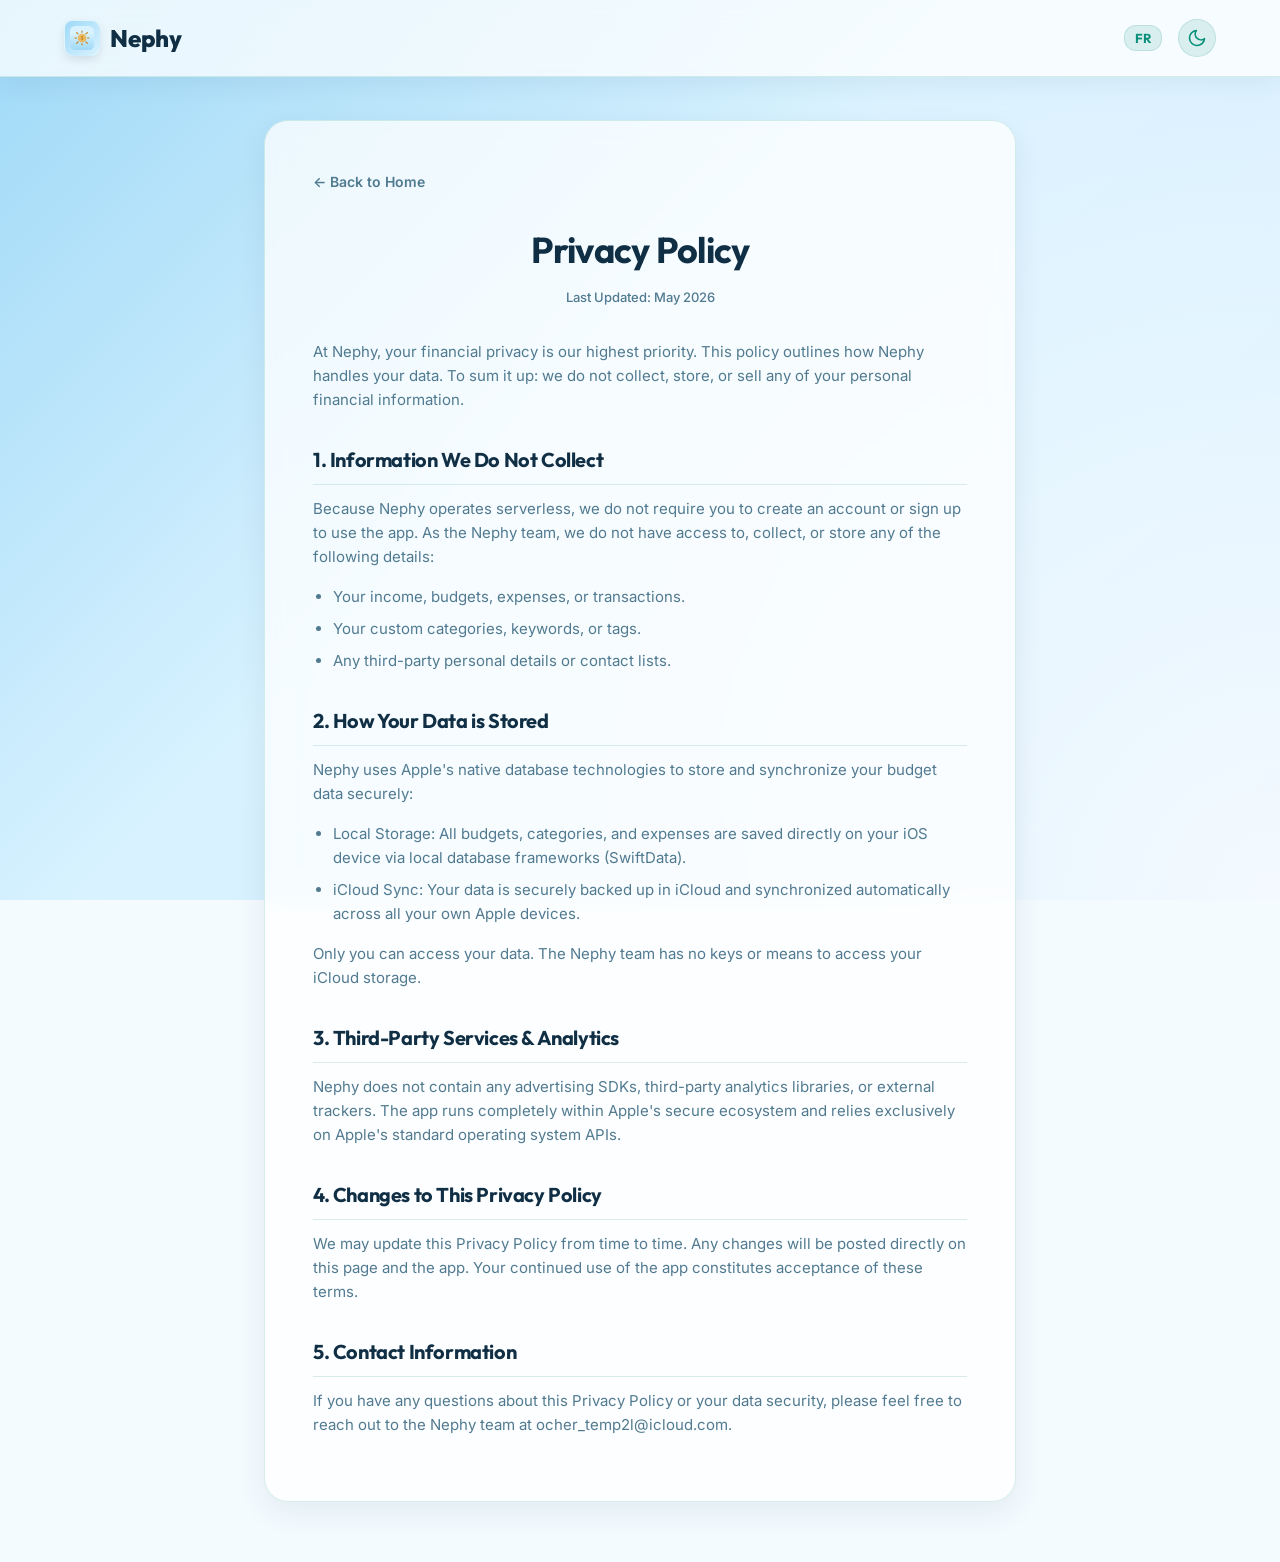
<file: privacy.html>
<!DOCTYPE html>
<html lang="en">
<head>
  <meta charset="UTF-8">
  <meta name="viewport" content="width=device-width, initial-scale=1.0">
  <title>Nephy — Privacy Policy</title>
  <meta name="description" content="Privacy policy for the Nephy iOS app. Learn how we respect your data by keeping it local and using native Apple iCloud sync.">
  <link rel="stylesheet" href="style.css">
  <style>
    .privacy-container {
      max-width: 800px;
      margin: 120px auto 60px auto;
      padding: 0 24px;
    }
    .privacy-card {
      background: var(--surface);
      border: 1px solid var(--border-color);
      border-radius: 24px;
      padding: 48px;
      box-shadow: 0 10px 30px var(--shadow-color);
      backdrop-filter: blur(12px);
      -webkit-backdrop-filter: blur(12px);
    }
    .privacy-card h1 {
      font-size: 36px;
      color: var(--text);
      margin-bottom: 8px;
      text-align: center;
    }
    .privacy-last-update {
      font-size: 13px;
      color: var(--text-secondary);
      text-align: center;
      margin-bottom: 32px;
      font-weight: 500;
    }
    .privacy-card h2 {
      font-size: 20px;
      color: var(--text);
      margin-top: 32px;
      margin-bottom: 12px;
      border-bottom: 1px solid var(--border-color);
      padding-bottom: 8px;
    }
    .privacy-card p, .privacy-card ul {
      font-size: 15px;
      line-height: 1.6;
      color: var(--text-secondary);
      margin-bottom: 16px;
    }
    .privacy-card ul {
      padding-left: 20px;
    }
    .privacy-card li {
      margin-bottom: 8px;
    }
    .back-home-link {
      display: inline-block;
      margin-bottom: 28px;
      font-size: 14px;
      color: var(--text-secondary);
      font-weight: 600;
    }
    .back-home-link:hover {
      color: var(--primary);
    }
    @media (max-width: 768px) {
      .privacy-card {
        padding: 24px;
      }
      .privacy-card h1 {
        font-size: 28px;
      }
    }
  </style>
</head>
<body>

  <!-- Header & Navigation -->
  <header>
    <div class="container nav-wrapper">
      <a href="index.html" class="logo">
        <div class="logo-icon">
          <!-- Inline App Icon SVG -->
          <svg viewBox="0 0 120 120" xmlns="http://www.w3.org/2000/svg">
            <defs>
              <linearGradient id="logoGradLight" x1="0.5" y1="1" x2="0.5" y2="0.3">
                <stop offset="0%" stop-color="#9FD9F7" />
                <stop offset="100%" stop-color="#D8F2FF" />
              </linearGradient>
              <linearGradient id="logoGradDark" x1="0.5" y1="1" x2="0.5" y2="0.3">
                <stop offset="0%" stop-color="#050A14" />
                <stop offset="100%" stop-color="#123446" />
              </linearGradient>
            </defs>
            <rect class="logo-bg" width="120" height="120" rx="26" fill="url(#logoGradLight)"/>
            <g transform="translate(18, 18) scale(3.5)">
              <g class="logo-sun" fill="#C97812">
                <path d="M17 12C17 14.7614 14.7614 17 12 17C9.23858 17 7 14.7614 7 12C7 9.23858 9.23858 7 12 7C14.7614 7 17 9.23858 17 12Z" />
                <path fill-rule="evenodd" clip-rule="evenodd" d="M12 1.25C12.4142 1.25 12.75 1.58579 12.75 2V4C12.75 4.41421 12.4142 4.75 12 4.75C11.5858 4.75 11.25 4.41421 11.25 4V2C11.25 1.58579 11.5858 1.25 12 1.25ZM3.66865 3.71609C3.94815 3.41039 4.42255 3.38915 4.72825 3.66865L6.95026 5.70024C7.25596 5.97974 7.2772 6.45413 6.9977 6.75983C6.7182 7.06553 6.2438 7.08677 5.9381 6.80727L3.71609 4.77569C3.41039 4.49619 3.38915 4.02179 3.66865 3.71609ZM20.3314 3.71609C20.6109 4.02179 20.5896 4.49619 20.2839 4.77569L18.0619 6.80727C17.7562 7.08677 17.2818 7.06553 17.0023 6.75983C16.7228 6.45413 16.744 5.97974 17.0497 5.70024L19.2718 3.66865C19.5775 3.38915 20.0518 3.41039 20.3314 3.71609ZM1.25 12C1.25 11.5858 1.58579 11.25 2 11.25H4C4.41421 11.25 4.75 11.5858 4.75 12C4.75 12.4142 4.41421 12.75 4 12.75H2C1.58579 12.75 1.25 12.4142 1.25 12ZM19.25 12C19.25 11.5858 19.5858 11.25 20 11.25H22C22.4142 11.25 22.75 11.5858 22.75 12C22.75 12.4142 22.4142 12.75 22 12.75H20C19.5858 12.75 19.25 12.4142 19.25 12ZM17.0255 17.0252C17.3184 16.7323 17.7933 16.7323 18.0862 17.0252L20.3082 19.2475C20.6011 19.5404 20.601 20.0153 20.3081 20.3082C20.0152 20.6011 19.5403 20.601 19.2475 20.3081L17.0255 18.0858C16.7326 17.7929 16.7326 17.3181 17.0255 17.0252ZM6.97467 17.0253C7.26756 17.3182 7.26756 17.7931 6.97467 18.086L4.75244 20.3082C4.45955 20.6011 3.98468 20.6011 3.69178 20.3082C3.39889 20.0153 3.39889 19.5404 3.69178 19.2476L5.91401 17.0253C6.2069 16.7324 6.68177 16.7324 6.97467 17.0253ZM12 19.25C12.4142 19.25 12.75 19.5858 12.75 20V22C12.75 22.4142 12.4142 22.75 12 22.75C11.5858 22.75 11.25 22.4142 11.25 22V20C11.25 19.5858 11.5858 19.25 12 19.25Z" />
              </g>
              <g transform="translate(6, 6) scale(0.28)">
                <path class="logo-coin-base" fill="#E7b85f" d="M22,44C9.869,44,0,34.131,0,22S9.869,0,22,0s22,9.869,22,22S34.131,44,22,44z"/>
                <path class="logo-coin-slot" fill="#C97812" d="M22.745,32h-1.491C20.009,32,19,30.991,19,29.745V13.255C19,12.009,20.009,11,21.255,11h1.491 C23.991,11,25,12.009,25,13.255v16.491C25,30.991,23.991,32,22.745,32z"/>
              </g>
            </g>
          </svg>
        </div>
        <span>Nephy</span>
      </a>

      <div class="controls-group">
        <!-- Language Switcher -->
        <button class="lang-switch" id="langToggle">FR</button>
        
        <!-- Dark Mode Toggle Button -->
        <button class="icon-btn" id="themeToggle" aria-label="Toggle dark mode">
          <svg class="icon-moon" width="20" height="20" viewBox="0 0 24 24" fill="none" stroke="currentColor" stroke-width="2" stroke-linecap="round" stroke-linejoin="round">
            <path d="M21 12.79A9 9 0 1 1 11.21 3 7 7 0 0 0 21 12.79z"></path>
          </svg>
          <svg class="icon-sun" width="20" height="20" viewBox="0 0 24 24" fill="none" stroke="currentColor" stroke-width="2" stroke-linecap="round" stroke-linejoin="round" style="display: none;">
            <circle cx="12" cy="12" r="5"></circle>
            <line x1="12" y1="1" x2="12" y2="3"></line>
            <line x1="12" y1="21" x2="12" y2="23"></line>
            <line x1="4.22" y1="4.22" x2="5.64" y2="5.64"></line>
            <line x1="18.36" y1="18.36" x2="19.78" y2="19.78"></line>
            <line x1="1" y1="12" x2="3" y2="12"></line>
            <line x1="21" y1="12" x2="23" y2="12"></line>
            <line x1="4.22" y1="19.78" x2="5.64" y2="18.36"></line>
            <line x1="18.36" y1="5.64" x2="19.78" y2="4.22"></line>
          </svg>
        </button>
      </div>
    </div>
  </header>

  <!-- Privacy Policy Card Content -->
  <div class="privacy-container">
    <div class="privacy-card">
      <div style="text-align: left;">
        <a href="index.html" class="back-home-link" data-i18n="p-back-home">&larr; Back to Home</a>
      </div>
      <h1 data-i18n="p-title">Privacy Policy</h1>
      <div class="privacy-last-update" data-i18n="p-updated">Last Updated: May 2026</div>

      <p data-i18n="p-intro">At Nephy, your financial privacy is our highest priority. This policy outlines how Nephy handles your data. To sum it up: we do not collect, store, or sell any of your personal financial information.</p>
      
      <h2 data-i18n="p-h1">1. Information We Do Not Collect</h2>
      <p data-i18n="p-p1">Because Nephy operates serverless, we do not require you to create an account or sign up to use the app. As the Nephy team, we do not have access to, collect, or store any of the following details:</p>
      <ul>
        <li data-i18n="p-li1-1">Your income, budgets, expenses, or transactions.</li>
        <li data-i18n="p-li1-2">Your custom categories, keywords, or tags.</li>
        <li data-i18n="p-li1-3">Any third-party personal details or contact lists.</li>
      </ul>

      <h2 data-i18n="p-h2">2. How Your Data is Stored</h2>
      <p data-i18n="p-p2-1">Nephy uses Apple's native database technologies to store and synchronize your budget data securely:</p>
      <ul>
        <li data-i18n="p-li2-1"><strong>Local Storage:</strong> All budgets, categories, and expenses are saved directly on your iOS device via local database frameworks (SwiftData).</li>
        <li data-i18n="p-li2-2"><strong>iCloud Sync:</strong> Your data is securely backed up in iCloud and synchronized automatically across all your own Apple devices.</li>
      </ul>
      <p data-i18n="p-p2-2">Only you can access your data. The Nephy team has no keys or means to access your iCloud storage.</p>

      <h2 data-i18n="p-h3">3. Third-Party Services & Analytics</h2>
      <p data-i18n="p-p3">Nephy does not contain any advertising SDKs, third-party analytics libraries, or external trackers. The app runs completely within Apple's secure ecosystem and relies exclusively on Apple's standard operating system APIs.</p>

      <h2 data-i18n="p-h4">4. Changes to This Privacy Policy</h2>
      <p data-i18n="p-p4">We may update this Privacy Policy from time to time. Any changes will be posted directly on this page and the app. Your continued use of the app constitutes acceptance of these terms.</p>

      <h2 data-i18n="p-h5">5. Contact Information</h2>
      <p data-i18n="p-p5">If you have any questions about this Privacy Policy or your data security, please feel free to reach out to the Nephy team at <a href="mailto:ocher_temp2l@icloud.com">ocher_temp2l@icloud.com</a>.</p>
    </div>
  </div>

  <script>
    const privacyTranslations = {
      en: {
        "p-title": "Privacy Policy",
        "p-updated": "Last Updated: May 2026",
        "p-intro": "At Nephy, your financial privacy is our highest priority. This policy outlines how Nephy handles your data. To sum it up: we do not collect, store, or sell any of your personal financial information.",
        "p-h1": "1. Information We Do Not Collect",
        "p-p1": "Because Nephy operates serverless, we do not require you to create an account or sign up to use the app. As the Nephy team, we do not have access to, collect, or store any of the following details:",
        "p-li1-1": "Your income, budgets, expenses, or transactions.",
        "p-li1-2": "Your custom categories, keywords, or tags.",
        "p-li1-3": "Any third-party personal details or contact lists.",
        "p-h2": "2. How Your Data is Stored",
        "p-p2-1": "Nephy uses Apple's native database technologies to store and synchronize your budget data securely:",
        "p-li2-1": "Local Storage: All budgets, categories, and expenses are saved directly on your iOS device via local database frameworks (SwiftData).",
        "p-li2-2": "iCloud Sync: Your data is securely backed up in iCloud and synchronized automatically across all your own Apple devices.",
        "p-p2-2": "Only you can access your data. The Nephy team has no keys or means to access your iCloud storage.",
        "p-h3": "3. Third-Party Services & Analytics",
        "p-p3": "Nephy does not contain any advertising SDKs, third-party analytics libraries, or external trackers. The app runs completely within Apple's secure ecosystem and relies exclusively on Apple's standard operating system APIs.",
        "p-h4": "4. Changes to This Privacy Policy",
        "p-p4": "We may update this Privacy Policy from time to time. Any changes will be posted directly on this page and the app. Your continued use of the app constitutes acceptance of these terms.",
        "p-h5": "5. Contact Information",
        "p-p5": "If you have any questions about this Privacy Policy or your data security, please feel free to reach out to the Nephy team at ocher_temp2l@icloud.com.",
        "p-back-home": "← Back to Home"
      },
      fr: {
        "p-title": "Charte de Confidentialité",
        "p-updated": "Dernière mise à jour : Mai 2026",
        "p-intro": "Chez Nephy, la confidentialité de vos finances est notre priorité absolue. Cette politique décrit la gestion de vos données. En résumé : nous ne collectons, ne stockons et ne vendons aucune de vos données financières.",
        "p-h1": "1. Informations non collectées",
        "p-p1": "Parce que Nephy fonctionne sans serveur distant, nous ne vous demandons pas de créer un compte. En tant qu'équipe, nous n'avons aucun accès à ces informations et nous ne stockons aucune des données suivantes :",
        "p-li1-1": "Vos revenus, budgets, dépenses ou transactions.",
        "p-li1-2": "Vos catégories sur-mesure, mots-clés ou tags.",
        "p-li1-3": "Les informations de tiers ou vos listes de contacts.",
        "p-h2": "2. Mode de stockage des données",
        "p-p2-1": "Nephy utilise les technologies de bases de données natives d'Apple pour stocker et synchroniser vos budgets de manière sécurisée :",
        "p-li2-1": "Stockage local : Vos budgets et transactions sont enregistrés directement sur votre appareil iOS grâce aux frameworks locaux (SwiftData).",
        "p-li2-2": "Synchronisation iCloud : Vos données sont sauvegardées en toute sécurité sur iCloud et synchronisées automatiquement entre vos appareils Apple.",
        "p-p2-2": "Seul vous pouvez accéder à vos données. L'équipe Nephy ne possède aucune clé de déchiffrement pour accéder à votre espace iCloud.",
        "p-h3": "3. Services tiers & Analyses",
        "p-p3": "Nephy ne contient aucun SDK publicitaire, aucune bibliothèque d'analyses tierce ou tracker externe. L'application s'exécute entièrement dans l'écosystème sécurisé d'Apple et utilise exclusivement les APIs officielles du système.",
        "p-h4": "4. Modifications de cette charte",
        "p-p4": "Cette politique de confidentialité peut être mise à jour occasionnellement. Toute modification sera publiée directement sur cette page. L'utilisation continue de l'application constitue votre acceptation de ces conditions.",
        "p-h5": "5. Contact",
        "p-p5": "Pour toute question relative à cette charte ou à la sécurité de vos données, écrivez à l'équipe Nephy à ocher_temp2l@icloud.com.",
        "p-back-home": "← Retour à l'Accueil"
      }
    };

    let currentLang = localStorage.getItem("lang") || "en";
    let currentTheme = localStorage.getItem("theme") || (window.matchMedia("(prefers-color-scheme: dark)").matches ? "dark" : "light");

    const themeToggle = document.getElementById("themeToggle");
    const langToggle = document.getElementById("langToggle");
    const iconMoon = themeToggle.querySelector(".icon-moon");
    const iconSun = themeToggle.querySelector(".icon-sun");

    function applyTheme(theme) {
      if (theme === "dark") {
        document.body.classList.add("dark");
        iconMoon.style.display = "none";
        iconSun.style.display = "block";
      } else {
        document.body.classList.remove("dark");
        iconMoon.style.display = "block";
        iconSun.style.display = "none";
      }
    }

    function applyLanguage(lang) {
      langToggle.textContent = lang === "en" ? "FR" : "EN";
      document.documentElement.lang = lang;
      
      const elements = document.querySelectorAll("[data-i18n]");
      elements.forEach(el => {
        const key = el.getAttribute("data-i18n");
        if (privacyTranslations[lang][key]) {
          el.textContent = privacyTranslations[lang][key];
        }
      });
    }

    themeToggle.addEventListener("click", () => {
      currentTheme = currentTheme === "dark" ? "light" : "dark";
      localStorage.setItem("theme", currentTheme);
      applyTheme(currentTheme);
    });

    langToggle.addEventListener("click", () => {
      currentLang = currentLang === "en" ? "fr" : "en";
      localStorage.setItem("lang", currentLang);
      applyLanguage(currentLang);
    });

    // Init page states
    applyTheme(currentTheme);
    applyLanguage(currentLang);
  </script>
</body>
</html>
</file>
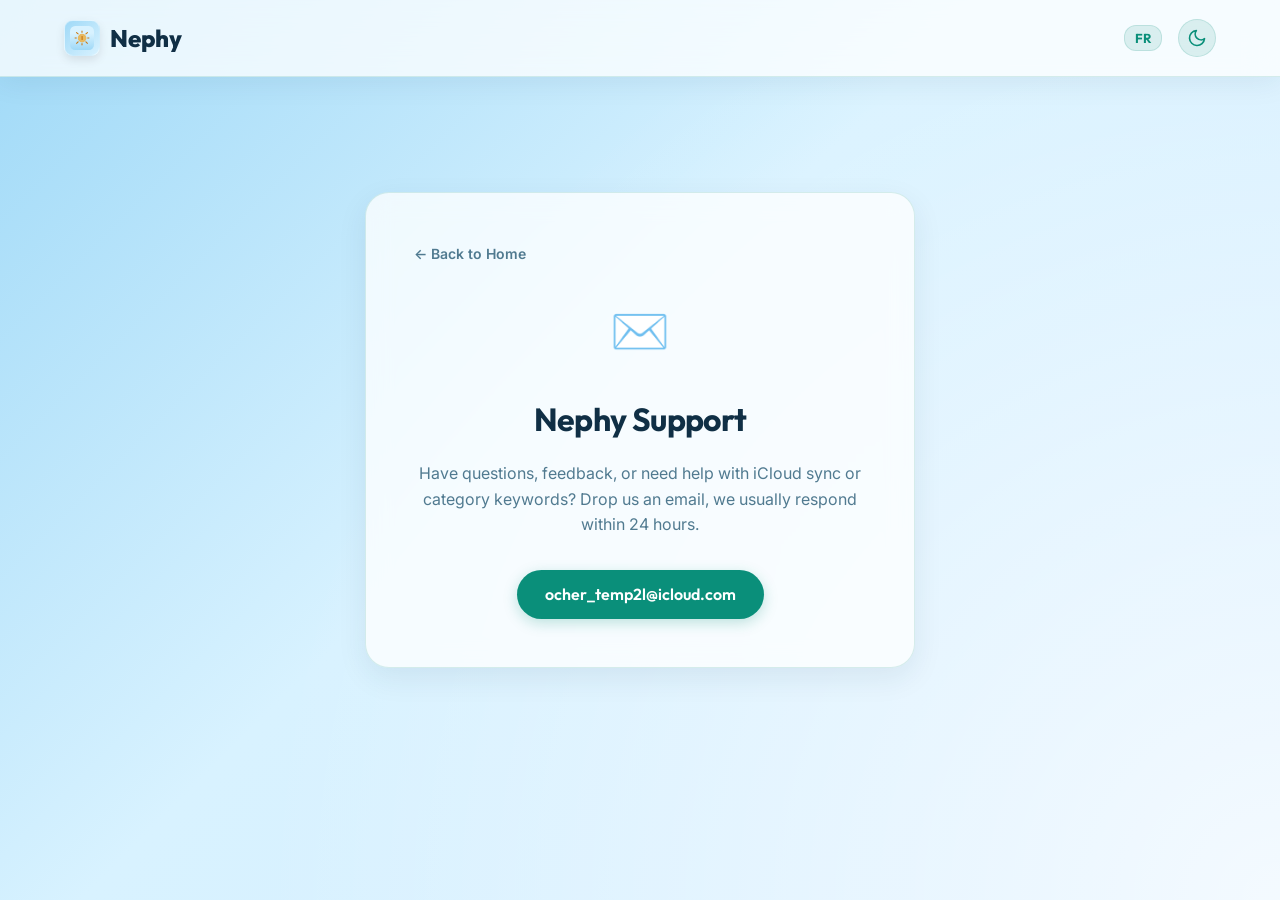
<file: support.html>
<!DOCTYPE html>
<html lang="en">
<head>
  <meta charset="UTF-8">
  <meta name="viewport" content="width=device-width, initial-scale=1.0">
  <title>Nephy Support — Help & Feedback</title>
  <meta name="description" content="Get support for the Nephy iOS app. Reach out to the Nephy team for any issues, bugs, or feedback.">
  <link rel="stylesheet" href="style.css">
  <style>
    .support-card-container {
      display: flex;
      justify-content: center;
      align-items: center;
      min-height: calc(100vh - 100px);
      padding: 120px 24px 60px 24px;
    }
    .support-card {
      background: var(--surface);
      border: 1px solid var(--border-color);
      border-radius: 24px;
      padding: 48px;
      max-width: 550px;
      width: 100%;
      text-align: center;
      box-shadow: 0 10px 30px var(--shadow-color);
      backdrop-filter: blur(12px);
      -webkit-backdrop-filter: blur(12px);
    }
    .support-icon {
      font-size: 48px;
      margin-bottom: 24px;
      display: inline-block;
      animation: pulse 2.5s infinite ease-in-out;
    }
    @keyframes pulse {
      0% { transform: scale(1); }
      50% { transform: scale(1.08); }
      100% { transform: scale(1); }
    }
    .support-card h1 {
      font-size: 32px;
      color: var(--text);
      margin-bottom: 16px;
    }
    .support-card p {
      font-size: 16px;
      margin-bottom: 32px;
      line-height: 1.6;
    }
    .email-btn {
      font-size: 16px;
      padding: 12px 28px;
    }
    .back-home-link {
      display: inline-block;
      margin-bottom: 28px;
      font-size: 14px;
      color: var(--text-secondary);
      font-weight: 600;
    }
    .back-home-link:hover {
      color: var(--primary);
      transform: translateX(-3px);
    }
  </style>
</head>
<body>

  <!-- Header & Navigation -->
  <header>
    <div class="container nav-wrapper">
      <a href="index.html" class="logo">
        <div class="logo-icon">
          <!-- Inline App Icon SVG -->
          <svg viewBox="0 0 120 120" xmlns="http://www.w3.org/2000/svg">
            <defs>
              <linearGradient id="logoGradLight" x1="0.5" y1="1" x2="0.5" y2="0.3">
                <stop offset="0%" stop-color="#9FD9F7" />
                <stop offset="100%" stop-color="#D8F2FF" />
              </linearGradient>
              <linearGradient id="logoGradDark" x1="0.5" y1="1" x2="0.5" y2="0.3">
                <stop offset="0%" stop-color="#050A14" />
                <stop offset="100%" stop-color="#123446" />
              </linearGradient>
            </defs>
            <rect class="logo-bg" width="120" height="120" rx="26" fill="url(#logoGradLight)"/>
            <g transform="translate(18, 18) scale(3.5)">
              <g class="logo-sun" fill="#C97812">
                <path d="M17 12C17 14.7614 14.7614 17 12 17C9.23858 17 7 14.7614 7 12C7 9.23858 9.23858 7 12 7C14.7614 7 17 9.23858 17 12Z" />
                <path fill-rule="evenodd" clip-rule="evenodd" d="M12 1.25C12.4142 1.25 12.75 1.58579 12.75 2V4C12.75 4.41421 12.4142 4.75 12 4.75C11.5858 4.75 11.25 4.41421 11.25 4V2C11.25 1.58579 11.5858 1.25 12 1.25ZM3.66865 3.71609C3.94815 3.41039 4.42255 3.38915 4.72825 3.66865L6.95026 5.70024C7.25596 5.97974 7.2772 6.45413 6.9977 6.75983C6.7182 7.06553 6.2438 7.08677 5.9381 6.80727L3.71609 4.77569C3.41039 4.49619 3.38915 4.02179 3.66865 3.71609ZM20.3314 3.71609C20.6109 4.02179 20.5896 4.49619 20.2839 4.77569L18.0619 6.80727C17.7562 7.08677 17.2818 7.06553 17.0023 6.75983C16.7228 6.45413 16.744 5.97974 17.0497 5.70024L19.2718 3.66865C19.5775 3.38915 20.0518 3.41039 20.3314 3.71609ZM1.25 12C1.25 11.5858 1.58579 11.25 2 11.25H4C4.41421 11.25 4.75 11.5858 4.75 12C4.75 12.4142 4.41421 12.75 4 12.75H2C1.58579 12.75 1.25 12.4142 1.25 12ZM19.25 12C19.25 11.5858 19.5858 11.25 20 11.25H22C22.4142 11.25 22.75 11.5858 22.75 12C22.75 12.4142 22.4142 12.75 22 12.75H20C19.5858 12.75 19.25 12.4142 19.25 12ZM17.0255 17.0252C17.3184 16.7323 17.7933 16.7323 18.0862 17.0252L20.3082 19.2475C20.6011 19.5404 20.601 20.0153 20.3081 20.3082C20.0152 20.6011 19.5403 20.601 19.2475 20.3081L17.0255 18.0858C16.7326 17.7929 16.7326 17.3181 17.0255 17.0252ZM6.97467 17.0253C7.26756 17.3182 7.26756 17.7931 6.97467 18.086L4.75244 20.3082C4.45955 20.6011 3.98468 20.6011 3.69178 20.3082C3.39889 20.0153 3.39889 19.5404 3.69178 19.2476L5.91401 17.0253C6.2069 16.7324 6.68177 16.7324 6.97467 17.0253ZM12 19.25C12.4142 19.25 12.75 19.5858 12.75 20V22C12.75 22.4142 12.4142 22.75 12 22.75C11.5858 22.75 11.25 22.4142 11.25 22V20C11.25 19.5858 11.5858 19.25 12 19.25Z" />
              </g>
              <g transform="translate(6, 6) scale(0.28)">
                <path class="logo-coin-base" fill="#E7b85f" d="M22,44C9.869,44,0,34.131,0,22S9.869,0,22,0s22,9.869,22,22S34.131,44,22,44z"/>
                <path class="logo-coin-slot" fill="#C97812" d="M22.745,32h-1.491C20.009,32,19,30.991,19,29.745V13.255C19,12.009,20.009,11,21.255,11h1.491 C23.991,11,25,12.009,25,13.255v16.491C25,30.991,23.991,32,22.745,32z"/>
              </g>
            </g>
          </svg>
        </div>
        <span>Nephy</span>
      </a>

      <div class="controls-group">
        <!-- Language Switcher -->
        <button class="lang-switch" id="langToggle">FR</button>
        
        <!-- Dark Mode Toggle Button -->
        <button class="icon-btn" id="themeToggle" aria-label="Toggle dark mode">
          <svg class="icon-moon" width="20" height="20" viewBox="0 0 24 24" fill="none" stroke="currentColor" stroke-width="2" stroke-linecap="round" stroke-linejoin="round">
            <path d="M21 12.79A9 9 0 1 1 11.21 3 7 7 0 0 0 21 12.79z"></path>
          </svg>
          <svg class="icon-sun" width="20" height="20" viewBox="0 0 24 24" fill="none" stroke="currentColor" stroke-width="2" stroke-linecap="round" stroke-linejoin="round" style="display: none;">
            <circle cx="12" cy="12" r="5"></circle>
            <line x1="12" y1="1" x2="12" y2="3"></line>
            <line x1="12" y1="21" x2="12" y2="23"></line>
            <line x1="4.22" y1="4.22" x2="5.64" y2="5.64"></line>
            <line x1="18.36" y1="18.36" x2="19.78" y2="19.78"></line>
            <line x1="1" y1="12" x2="3" y2="12"></line>
            <line x1="21" y1="12" x2="23" y2="12"></line>
            <line x1="4.22" y1="19.78" x2="5.64" y2="18.36"></line>
            <line x1="18.36" y1="5.64" x2="19.78" y2="4.22"></line>
          </svg>
        </button>
      </div>
    </div>
  </header>

  <!-- Support Card -->
  <div class="support-card-container">
    <div class="support-card">
      <div style="text-align: left;">
        <a href="index.html" class="back-home-link" data-i18n="support-back-home">&larr; Back to Home</a>
      </div>
      <div class="support-icon">✉️</div>
      <h1 data-i18n="support-title">Nephy Support</h1>
      <p data-i18n="support-desc">Have questions, feedback, or need help with iCloud sync or category keywords? Drop us an email, we usually respond within 24 hours.</p>
      
      <a href="mailto:ocher_temp2l@icloud.com" class="btn btn-primary email-btn">
        <span>ocher_temp2l@icloud.com</span>
      </a>
    </div>
  </div>

  <script>
    const supportTranslations = {
      en: {
        "support-title": "Nephy Support",
        "support-desc": "Have questions, feedback, or need help with iCloud sync or category keywords? Drop us an email, we usually respond within 24 hours.",
        "support-back-home": "← Back to Home"
      },
      fr: {
        "support-title": "Assistance Nephy",
        "support-desc": "Des questions, des remarques ou besoin d'aide pour la synchronisation iCloud ou vos mots-clés ? Écrivez-nous un e-mail, nous répondons généralement sous 24 heures.",
        "support-back-home": "← Retour à l'Accueil"
      }
    };

    let currentLang = localStorage.getItem("lang") || "en";
    let currentTheme = localStorage.getItem("theme") || (window.matchMedia("(prefers-color-scheme: dark)").matches ? "dark" : "light");

    const themeToggle = document.getElementById("themeToggle");
    const langToggle = document.getElementById("langToggle");
    const iconMoon = themeToggle.querySelector(".icon-moon");
    const iconSun = themeToggle.querySelector(".icon-sun");

    function applyTheme(theme) {
      if (theme === "dark") {
        document.body.classList.add("dark");
        iconMoon.style.display = "none";
        iconSun.style.display = "block";
      } else {
        document.body.classList.remove("dark");
        iconMoon.style.display = "block";
        iconSun.style.display = "none";
      }
    }

    function applyLanguage(lang) {
      langToggle.textContent = lang === "en" ? "FR" : "EN";
      document.documentElement.lang = lang;
      
      const elements = document.querySelectorAll("[data-i18n]");
      elements.forEach(el => {
        const key = el.getAttribute("data-i18n");
        if (supportTranslations[lang][key]) {
          el.textContent = supportTranslations[lang][key];
        }
      });
    }

    themeToggle.addEventListener("click", () => {
      currentTheme = currentTheme === "dark" ? "light" : "dark";
      localStorage.setItem("theme", currentTheme);
      applyTheme(currentTheme);
    });

    langToggle.addEventListener("click", () => {
      currentLang = currentLang === "en" ? "fr" : "en";
      localStorage.setItem("lang", currentLang);
      applyLanguage(currentLang);
    });

    // Init page states
    applyTheme(currentTheme);
    applyLanguage(currentLang);
  </script>
</body>
</html>
</file>
<file: style.css>
@import url('https://fonts.googleapis.com/css2?family=Inter:wght@400;500;600&family=Outfit:wght@400;500;600;700;800&display=swap');

:root {
  /* Colors - Light Theme */
  --bg-color: #F4FBFF;
  --sky-top: #9FD9F7;
  --sky-middle: #D8F2FF;
  --sky-bottom: #D6EDFF;
  --sky-glow: rgba(255, 255, 255, 0.72);
  
  --primary: #0A8F7A;
  --primary-hover: #087564;
  --primary-bg: rgba(10, 143, 122, 0.12);
  --secondary: #1F6FAE;
  --secondary-hover: #175485;
  --secondary-bg: rgba(31, 111, 174, 0.10);
  
  --text: #102F45;
  --text-secondary: rgba(62, 107, 132, 0.90);
  --card-text-primary: #11344A;
  --card-text-secondary: rgba(17, 52, 74, 0.76);
  
  --surface: rgba(255, 255, 255, 0.75);
  --surface-opaque: #FFFFFF;
  --section-bg: rgba(247, 252, 255, 0.85);
  --border-color: rgba(10, 143, 122, 0.15);
  --shadow-color: rgba(10, 50, 80, 0.08);
  
  /* Weather Colors - Excellent (Safe) */
  --weather-ex-accent: #C97812;
  --weather-ex-bg: #FFF1D4;
  --weather-ex-gradient-1: rgba(255, 241, 212, 0.75);
  --weather-ex-gradient-2: rgba(201, 120, 18, 0.35);
  
  /* Weather Colors - Stable (Track) */
  --weather-st-accent: #0A8F7A;
  --weather-st-bg: #DDF7F2;
  --weather-st-gradient-1: rgba(221, 247, 242, 0.75);
  --weather-st-gradient-2: rgba(10, 143, 122, 0.35);
  
  /* Weather Colors - Warning (High) */
  --weather-wa-accent: #6C73B8;
  --weather-wa-bg: #E8EAFF;
  --weather-wa-gradient-1: rgba(232, 234, 255, 0.75);
  --weather-wa-gradient-2: rgba(108, 115, 184, 0.35);

  /* iPhone Bezels */
  --iphone-bezel: #1e293b;
  --iphone-reflection: rgba(255, 255, 255, 0.15);

  --font-title: 'Outfit', -apple-system, BlinkMacSystemFont, sans-serif;
  --font-body: 'Inter', -apple-system, BlinkMacSystemFont, sans-serif;
  
  --transition-speed: 0.3s;
}

body.dark {
  /* Colors - Dark Theme */
  --bg-color: #050A14;
  --sky-top: #050A14;
  --sky-middle: #0A1828;
  --sky-bottom: #123446;
  --sky-glow: rgba(47, 142, 163, 0.22);
  
  --primary: #42C4AD;
  --primary-hover: #5be3cc;
  --primary-bg: rgba(66, 196, 173, 0.18);
  --secondary: #6AAEEA;
  --secondary-hover: #8fc2f2;
  --secondary-bg: rgba(106, 174, 234, 0.16);
  
  --text: #EEF8FF;
  --text-secondary: rgba(184, 216, 234, 0.88);
  --card-text-primary: #F4FBFF;
  --card-text-secondary: rgba(244, 251, 255, 0.74);
  
  --surface: rgba(10, 23, 36, 0.80);
  --surface-opaque: #0D1B2A;
  --section-bg: rgba(16, 40, 62, 0.88);
  --border-color: rgba(66, 196, 173, 0.20);
  --shadow-color: rgba(0, 0, 0, 0.4);
  
  /* Weather Colors - Excellent (Safe) */
  --weather-ex-accent: #E7B85F;
  --weather-ex-bg: #2F2618;
  --weather-ex-gradient-1: rgba(47, 38, 24, 0.8);
  --weather-ex-gradient-2: rgba(231, 184, 95, 0.25);
  
  /* Weather Colors - Stable (Track) */
  --weather-st-accent: #42C4AD;
  --weather-st-bg: #102C35;
  --weather-st-gradient-1: rgba(16, 44, 53, 0.8);
  --weather-st-gradient-2: rgba(66, 196, 173, 0.25);
  
  /* Weather Colors - Warning (High) */
  --weather-wa-accent: #969DE8;
  --weather-wa-bg: #1D2348;
  --weather-wa-gradient-1: rgba(29, 35, 72, 0.8);
  --weather-wa-gradient-2: rgba(150, 157, 232, 0.25);
  
  --iphone-bezel: #0f172a;
  --iphone-reflection: rgba(255, 255, 255, 0.05);
}

/* Base Styles */
* {
  box-sizing: border-box;
  margin: 0;
  padding: 0;
  transition: background-color var(--transition-speed) ease, 
              border-color var(--transition-speed) ease, 
              color var(--transition-speed) ease,
              transform 0.2s ease,
              box-shadow 0.2s ease;
}

html {
  scroll-behavior: smooth;
}

body {
  font-family: var(--font-body);
  color: var(--text);
  background-color: var(--bg-color);
  background-image: 
    radial-gradient(circle at bottom right, var(--sky-glow) 0%, transparent 65%),
    linear-gradient(135deg, var(--sky-top) 0%, var(--sky-middle) 45%, var(--sky-bottom) 100%);
  background-attachment: fixed;
  min-height: 100vh;
  line-height: 1.6;
  overflow-x: hidden;
}

h1, h2, h3, h4, h5, h6 {
  font-family: var(--font-title);
  font-weight: 700;
  letter-spacing: -0.02em;
}

p {
  color: var(--text-secondary);
}

a {
  color: var(--primary);
  text-decoration: none;
  font-weight: 500;
}

a:hover {
  color: var(--primary-hover);
}

/* Layout Utilities */
.container {
  max-width: 1200px;
  margin: 0 auto;
  padding: 0 24px;
}

section {
  padding: 100px 0;
}

/* Header & Navigation */
header {
  position: fixed;
  top: 0;
  left: 0;
  width: 100%;
  z-index: 1000;
  background: var(--surface);
  backdrop-filter: blur(16px);
  -webkit-backdrop-filter: blur(16px);
  border-bottom: 1px solid var(--border-color);
  box-shadow: 0 4px 30px var(--shadow-color);
}

.nav-wrapper {
  display: flex;
  justify-content: space-between;
  align-items: center;
  height: 76px;
}

.logo {
  display: flex;
  align-items: center;
  gap: 10px;
  font-family: var(--font-title);
  font-weight: 800;
  font-size: 24px;
  color: var(--text);
}

.logo-icon {
  width: 36px;
  height: 36px;
  border-radius: 9px;
  background: linear-gradient(135deg, var(--sky-top), var(--sky-middle));
  display: flex;
  justify-content: center;
  align-items: center;
  border: 1px solid rgba(255, 255, 255, 0.4);
  box-shadow: 0 4px 10px rgba(0,0,0,0.1);
  position: relative;
  overflow: hidden;
}

body.dark .logo-icon {
  background: linear-gradient(135deg, #050a14, #123446);
}

.logo-bg,
.logo-sun,
.logo-coin-base,
.logo-coin-slot {
  transition: fill var(--transition-speed) ease;
}

body.dark .logo-bg {
  fill: url(#logoGradDark);
}

body.dark .logo-sun {
  fill: #42c4ad;
}

body.dark .logo-coin-base {
  fill: #42c4ad;
}

body.dark .logo-coin-slot {
  fill: #0a8f7a;
}

.logo-icon svg {
  width: 24px;
  height: 24px;
}

.nav-links {
  display: flex;
  align-items: center;
  gap: 32px;
}

.nav-links a {
  color: var(--text-secondary);
  font-size: 15px;
  font-weight: 500;
}

.nav-links a:hover {
  color: var(--primary);
}

.controls-group {
  display: flex;
  align-items: center;
  gap: 16px;
}

/* Button & Controls Styles */
.btn {
  display: inline-flex;
  align-items: center;
  justify-content: center;
  gap: 8px;
  font-family: var(--font-title);
  font-weight: 600;
  font-size: 15px;
  padding: 10px 20px;
  border-radius: 30px;
  cursor: pointer;
  border: none;
}

.btn-primary {
  background-color: var(--primary);
  color: #FFFFFF !important;
  box-shadow: 0 4px 14px rgba(10, 143, 122, 0.25);
}

.btn-primary:hover {
  background-color: var(--primary-hover);
  transform: translateY(-2px);
  box-shadow: 0 6px 20px rgba(10, 143, 122, 0.35);
}

.btn-secondary {
  background-color: var(--primary-bg);
  color: var(--primary) !important;
  border: 1px solid var(--border-color);
}

.btn-secondary:hover {
  background-color: rgba(10, 143, 122, 0.20);
  transform: translateY(-2px);
}

.icon-btn {
  background: var(--primary-bg);
  border: 1px solid var(--border-color);
  color: var(--primary);
  width: 38px;
  height: 38px;
  border-radius: 50%;
  display: flex;
  align-items: center;
  justify-content: center;
  cursor: pointer;
  font-size: 16px;
}

.icon-btn:hover {
  background-color: rgba(10, 143, 122, 0.2);
  transform: scale(1.05);
}

.lang-switch {
  font-family: var(--font-title);
  font-weight: 700;
  font-size: 13px;
  background: var(--primary-bg);
  border: 1px solid var(--border-color);
  color: var(--primary);
  padding: 4px 10px;
  border-radius: 12px;
  cursor: pointer;
}

/* Hero Section */
.hero {
  padding-top: 160px;
  padding-bottom: 80px;
  position: relative;
}

.hero-grid {
  display: grid;
  grid-template-columns: 1.2fr 0.8fr;
  gap: 60px;
  align-items: center;
}

.hero-content h1 {
  font-size: 58px;
  line-height: 1.15;
  color: var(--text);
  margin-bottom: 24px;
}

.hero-content h1 span {
  background: linear-gradient(135deg, var(--primary), var(--secondary));
  -webkit-background-clip: text;
  -webkit-text-fill-color: transparent;
  display: inline-block;
  padding-bottom: 0.1em;
  margin-bottom: -0.1em;
}

.hero-content p {
  font-size: 19px;
  line-height: 1.6;
  margin-bottom: 40px;
  max-width: 600px;
}

.hero-ctas {
  display: flex;
  gap: 16px;
  align-items: center;
  margin-bottom: 48px;
}

.app-store-badges {
  display: flex;
  gap: 16px;
}

.app-store-badge {
  display: inline-block;
  height: 48px;
  border-radius: 8px;
  overflow: hidden;
  box-shadow: 0 4px 12px var(--shadow-color);
  transition: transform 0.2s ease;
}

.app-store-badge:hover {
  transform: translateY(-3px);
  box-shadow: 0 8px 20px var(--shadow-color);
}

.app-store-badge img {
  height: 100%;
  display: block;
}

/* iPhone Screen Mockup Styling */
.iphone-container {
  display: flex;
  flex-direction: column;
  align-items: center;
  justify-content: center;
  position: relative;
}

.iphone-frame {
  width: 320px;
  height: 640px;
  border-radius: 46px;
  border: 12px solid var(--iphone-bezel);
  background-color: #000;
  box-shadow: 0 25px 50px -12px rgba(0, 0, 0, 0.4), 
              inset 0 0 4px 2px rgba(255, 255, 255, 0.1);
  position: relative;
  overflow: hidden;
  isolation: isolate;
}

.iphone-notch {
  position: absolute;
  top: 0;
  left: 50%;
  transform: translateX(-50%);
  width: 110px;
  height: 28px;
  background-color: var(--iphone-bezel);
  border-bottom-left-radius: 18px;
  border-bottom-right-radius: 18px;
  z-index: 3;
  display: flex;
  justify-content: center;
  align-items: center;
  box-shadow: 0 4px 0 var(--iphone-bezel);
  pointer-events: none;
}

.iphone-notch::before {
  content: '';
  width: 45px;
  height: 4px;
  background-color: #334155;
  border-radius: 2px;
  position: absolute;
  top: 8px;
}

.iphone-notch::after {
  content: '';
  width: 8px;
  height: 8px;
  background-color: #1e293b;
  border-radius: 50%;
  position: absolute;
  right: 24px;
  top: 6px;
  border: 1px solid #334155;
}

.iphone-screen-screenshot {
  position: absolute;
  inset: 0;
  z-index: 1;
  background-color: var(--bg-color);
  user-select: none;
  overflow: hidden;
  border-radius: 34px;
}

.iphone-screenshot-img {
  width: 100%;
  height: 100%;
  object-fit: cover;
  object-position: top center;
  display: block;
  position: relative;
  z-index: 1;
  transition: opacity 0.3s ease;
}

/* Financial Weather Widget */
.weather-widget {
  padding: 16px;
  border-radius: 18px;
  display: flex;
  gap: 14px;
  align-items: center;
  text-align: left;
  border: 1px solid rgba(255,255,255,0.15);
  box-shadow: 0 10px 25px -5px var(--shadow-color);
  cursor: pointer;
  background: linear-gradient(135deg, var(--weather-gradient-1, var(--weather-st-gradient-1)), var(--weather-gradient-2, var(--weather-st-gradient-2)));
  border-color: rgba(10, 143, 122, 0.12);
  min-height: 128px;
  transition: transform 0.2s ease, filter 0.2s ease;
}

.weather-widget:hover {
  transform: translateY(-2px);
  filter: brightness(1.03);
}

.weather-icon-wrapper {
  font-size: 46px;
  line-height: 1;
  display: flex;
  align-items: center;
  justify-content: center;
  width: 58px;
  height: 58px;
}

.weather-info {
  display: flex;
  flex-direction: column;
  gap: 3px;
  flex: 1;
}

.weather-title {
  font-family: var(--font-title);
  font-size: 18px;
  font-weight: 700;
  color: var(--card-text-primary);
}

.weather-message {
  font-size: 13px;
  color: var(--card-text-secondary);
  line-height: 1.3;
}

.weather-detail {
  font-size: 12px;
  font-weight: 600;
  color: var(--weather-accent, var(--weather-st-accent));
  margin-top: 2px;
}



/* Category Specific Variables */
.cat-groceries {
  background-color: rgba(19, 136, 111, 0.16);
  color: #13886F;
}
body.dark .cat-groceries {
  background-color: rgba(88, 191, 168, 0.22);
  color: #58BFA8;
}

.cat-dining {
  background-color: rgba(184, 102, 20, 0.15);
  color: #B86614;
}
body.dark .cat-dining {
  background-color: rgba(231, 184, 95, 0.22);
  color: #E7B85F;
}

.cat-transport {
  background-color: rgba(43, 117, 184, 0.15);
  color: #2B75B8;
}
body.dark .cat-transport {
  background-color: rgba(106, 174, 234, 0.20);
  color: #6AAEEA;
}

.cat-household {
  background-color: rgba(22, 126, 143, 0.15);
  color: #167E8F;
}
body.dark .cat-household {
  background-color: rgba(84, 194, 198, 0.20);
  color: #54C2C6;
}

.cat-subscriptions {
  background-color: rgba(185, 85, 134, 0.15);
  color: #B95586;
}
body.dark .cat-subscriptions {
  background-color: rgba(216, 137, 176, 0.20);
  color: #D889B0;
}

.cat-uncategorized {
  background-color: rgba(108, 115, 184, 0.12);
  color: #6C73B8;
}
body.dark .cat-uncategorized {
  background-color: rgba(150, 157, 232, 0.15);
  color: #969DE8;
}



/* Feature Showcase Grid */
.features-title-container {
  text-align: center;
  margin-bottom: 60px;
}

.features-title-container h2 {
  font-size: 40px;
  color: var(--text);
  margin-bottom: 16px;
}

.features-title-container p {
  font-size: 18px;
  max-width: 600px;
  margin: 0 auto;
}

.features-grid {
  display: grid;
  grid-template-columns: 1fr 1fr;
  gap: 40px;
}

.feature-card {
  background: var(--surface);
  border: 1px solid var(--border-color);
  border-radius: 24px;
  padding: 40px;
  display: flex;
  flex-direction: column;
  box-shadow: 0 10px 30px var(--shadow-color);
  backdrop-filter: blur(12px);
  -webkit-backdrop-filter: blur(12px);
  position: relative;
  overflow: hidden;
}

.feature-card:hover {
  transform: translateY(-4px);
  box-shadow: 0 15px 40px var(--shadow-color);
  border-color: rgba(10, 143, 122, 0.3);
}

.feature-icon {
  width: 52px;
  height: 52px;
  border-radius: 14px;
  background-color: var(--primary-bg);
  color: var(--primary);
  display: flex;
  align-items: center;
  justify-content: center;
  font-size: 24px;
  margin-bottom: 24px;
}

.feature-card h3 {
  font-size: 24px;
  color: var(--text);
  margin-bottom: 14px;
}

.feature-card p {
  font-size: 16px;
  margin-bottom: 28px;
  flex: 1;
}

/* Interactive Split Calculator Widget */
.calc-container {
  background: var(--section-bg);
  border-radius: 16px;
  padding: 20px;
  border: 1px solid var(--border-color);
  margin-top: auto;
}

.form-group {
  margin-bottom: 14px;
}

.form-group label {
  display: block;
  font-size: 12px;
  font-weight: 700;
  color: var(--text);
  margin-bottom: 6px;
  text-transform: uppercase;
  letter-spacing: 0.05em;
}

.input-wrapper {
  position: relative;
  display: flex;
  align-items: center;
}

.input-currency {
  position: absolute;
  left: 14px;
  font-weight: 600;
  color: var(--text-secondary);
}

.form-input {
  width: 100%;
  padding: 12px 12px 12px 52px;
  border-radius: 20px;
  border: 1px solid var(--border-color);
  background-color: var(--surface);
  color: var(--text);
  font-family: var(--font-body);
  font-weight: 600;
  font-size: 15px;
  outline: none;
}

.form-input:focus {
  border-color: var(--primary);
  box-shadow: 0 0 0 2px var(--primary-bg);
}

.checkbox-label {
  display: flex;
  align-items: center;
  gap: 8px;
  cursor: pointer;
  font-size: 14px;
  font-weight: 600;
  color: var(--text);
  user-select: none;
}

.checkbox-label input {
  width: 18px;
  height: 18px;
  accent-color: var(--primary);
  border-radius: 4px;
}

.calc-results {
  display: grid;
  grid-template-columns: repeat(3, 1fr);
  gap: 8px;
  margin-top: 18px;
  border-top: 1px solid var(--border-color);
  padding-top: 16px;
}

.calc-res-box {
  background: var(--surface);
  border-radius: 12px;
  padding: 10px 6px;
  text-align: center;
  border: 1px solid rgba(0,0,0,0.05);
}

body.dark .calc-res-box {
  border-color: rgba(255,255,255,0.05);
}

.calc-res-title {
  font-size: 10px;
  color: var(--text-secondary);
  font-weight: 600;
  text-transform: uppercase;
}

.calc-res-value {
  font-family: var(--font-title);
  font-size: 20px;
  font-weight: 700;
  color: var(--text);
  margin-top: 2px;
}

.calc-res-value.accent {
  color: var(--primary);
}

/* Multi-Currency Picker */
.currency-feature-text p {
  margin-bottom: 0;
}

.currency-demo {
  background: var(--section-bg);
  border-radius: 16px;
  padding: 20px;
  border: 1px solid var(--border-color);
}

.currency-options {
  margin-top: 4px;
  display: grid;
  grid-template-columns: repeat(4, 1fr);
  gap: 8px;
}

.currency-option {
  display: flex;
  flex-direction: column;
  align-items: center;
  gap: 4px;
  padding: 12px 6px;
  border-radius: 14px;
  border: 1px solid var(--border-color);
  background-color: var(--surface);
  color: var(--text-secondary);
  font-family: var(--font-body);
  cursor: pointer;
  transition: background-color 0.2s ease, border-color 0.2s ease, color 0.2s ease;
}

.currency-option:hover {
  background-color: var(--primary-bg);
  color: var(--primary);
}

.currency-option.active {
  background-color: var(--primary-bg);
  border-color: var(--primary);
  color: var(--primary);
}

.currency-symbol {
  font-family: var(--font-title);
  font-size: 20px;
  font-weight: 700;
}

.currency-name {
  font-size: 11px;
  font-weight: 600;
  text-align: center;
}

.currency-preview {
  margin-top: 16px;
  border-top: 1px solid var(--border-color);
  padding-top: 12px;
}

.currency-preview-row {
  display: flex;
  justify-content: space-between;
  align-items: center;
  gap: 12px;
  padding: 6px 0;
  font-size: 14px;
  color: var(--text-secondary);
}

.feature-card .currency-note {
  margin: 8px 0 0;
  font-size: 11px;
  color: var(--text-secondary);
  opacity: 0.8;
  flex: none;
}

.currency-preview-row strong {
  color: var(--text);
  font-variant-numeric: tabular-nums;
}

.currency-preview-row.total {
  font-weight: 600;
  color: var(--text);
}

.currency-preview-row.total strong {
  color: var(--primary);
}

@media (max-width: 992px) {
  .currency-demo {
    margin-top: 28px;
  }
}

@media (max-width: 480px) {
  .currency-options {
    grid-template-columns: repeat(2, 1fr);
  }
}

/* Auto-categorization Sandbox */
.keyword-sandbox {
  background: var(--section-bg);
  border-radius: 16px;
  padding: 20px;
  border: 1px solid var(--border-color);
  margin-top: auto;
}

.suggestions {
  display: flex;
  flex-wrap: wrap;
  gap: 6px;
  margin-bottom: 12px;
}

.suggestion-chip {
  padding: 4px 10px;
  border-radius: 12px;
  font-size: 11px;
  font-weight: 600;
  background-color: var(--surface);
  border: 1px solid var(--border-color);
  cursor: pointer;
  color: var(--text-secondary);
}

.suggestion-chip:hover {
  background-color: var(--primary-bg);
  color: var(--primary);
}

.keyword-input {
  padding-left: 14px;
}

.tag-result {
  margin-top: 16px;
  display: flex;
  align-items: center;
  justify-content: center;
  min-height: 48px;
  padding: 8px 16px;
  border-radius: 12px;
  font-weight: 600;
  font-size: 14px;
  background: var(--surface);
  border: 1px dashed var(--border-color);
  transition: all 0.3s cubic-bezier(0.175, 0.885, 0.32, 1.275);
}

.tag-result.matched {
  border-style: solid;
}

/* iCloud Sync Graphic */
.icloud-graphic {
  display: flex;
  align-items: center;
  justify-content: space-around;
  margin-top: auto;
  position: relative;
  height: 180px;
}

.phone-wireframe {
  width: 70px;
  height: 130px;
  border-radius: 14px;
  border: 3px solid var(--text-secondary);
  opacity: 0.7;
  position: relative;
  display: flex;
  justify-content: center;
  align-items: center;
  background: var(--surface);
}

.phone-wireframe::before {
  content: '';
  width: 24px;
  height: 6px;
  background-color: var(--text-secondary);
  border-radius: 3px;
  position: absolute;
  top: 4px;
}

.phone-wireframe svg {
  font-size: 20px;
  color: var(--text-secondary);
}

.icloud-cloud {
  font-size: 56px;
  color: var(--primary);
  filter: drop-shadow(0 4px 10px rgba(10, 143, 122, 0.15));
  position: relative;
  animation: float 4s ease-in-out infinite;
}

@keyframes float {
  0% { transform: translateY(0px); }
  50% { transform: translateY(-8px); }
  100% { transform: translateY(0px); }
}

.sync-line {
  position: absolute;
  top: 50%;
  width: 25%;
  height: 2px;
  border-bottom: 2px dashed var(--primary);
  opacity: 0.5;
}

.sync-line.left {
  left: 20%;
  transform-origin: left;
}

.sync-line.right {
  right: 20%;
}

.sync-pulse {
  position: absolute;
  width: 8px;
  height: 8px;
  background-color: var(--primary);
  border-radius: 50%;
  top: -3px;
}

.sync-line.left .sync-pulse {
  animation: pulse-left 2s linear infinite;
}

.sync-line.right .sync-pulse {
  animation: pulse-right 2s linear infinite;
}

@keyframes pulse-left {
  0% { left: 0%; opacity: 0; }
  10% { opacity: 1; }
  90% { opacity: 1; }
  100% { left: 100%; opacity: 0; }
}

@keyframes pulse-right {
  0% { right: 0%; opacity: 0; }
  10% { opacity: 1; }
  90% { opacity: 1; }
  100% { right: 100%; opacity: 0; }
}

/* How It Works Timeline */
.timeline {
  position: relative;
  max-width: 800px;
  margin: 0 auto;
}

.timeline::before {
  content: '';
  position: absolute;
  top: 0;
  left: 40px;
  width: 3px;
  height: 100%;
  background-color: var(--border-color);
}

.timeline-item {
  display: flex;
  margin-bottom: 50px;
  position: relative;
}

.timeline-item:last-child {
  margin-bottom: 0;
}

.timeline-badge {
  width: 44px;
  height: 44px;
  border-radius: 50%;
  background-color: var(--primary);
  color: #FFFFFF;
  display: flex;
  justify-content: center;
  align-items: center;
  font-family: var(--font-title);
  font-weight: 700;
  font-size: 16px;
  z-index: 10;
  position: absolute;
  left: 20px;
  box-shadow: 0 4px 10px rgba(10, 143, 122, 0.2);
}

.timeline-content {
  background: var(--surface);
  border: 1px solid var(--border-color);
  border-radius: 18px;
  padding: 24px 30px;
  margin-left: 90px;
  box-shadow: 0 6px 20px var(--shadow-color);
  width: 100%;
}

.timeline-content h3 {
  font-size: 20px;
  color: var(--text);
  margin-bottom: 8px;
}

.timeline-content p {
  font-size: 15px;
}

/* Download Section (Bottom Call to Action) */
.download-section {
  position: relative;
  background: var(--section-bg);
  border-top: 1px solid var(--border-color);
  border-bottom: 1px solid var(--border-color);
  text-align: center;
}

.download-wrapper {
  max-width: 700px;
  margin: 0 auto;
}

.download-wrapper h2 {
  font-size: 42px;
  color: var(--text);
  margin-bottom: 18px;
}

.download-wrapper p {
  font-size: 18px;
  margin-bottom: 36px;
}

.download-badge-container {
  display: flex;
  justify-content: center;
  gap: 20px;
  margin-bottom: 30px;
}

/* Footer styling */
footer {
  padding: 60px 0 40px 0;
  border-top: 1px solid var(--border-color);
  background-color: var(--surface);
  backdrop-filter: blur(12px);
}

.footer-grid {
  display: flex;
  justify-content: space-between;
  align-items: center;
  flex-wrap: wrap;
  gap: 20px;
}

.footer-links {
  display: flex;
  gap: 24px;
}

.footer-links a {
  font-size: 14px;
  color: var(--text-secondary);
}

.footer-links a:hover {
  color: var(--primary);
}

.copyright {
  font-size: 13px;
  color: var(--text-secondary);
  width: 100%;
  text-align: center;
  margin-top: 40px;
  padding-top: 20px;
  border-top: 1px solid var(--border-color);
}

/* Responsive adjustments */
@media (max-width: 992px) {
  .hero-grid {
    grid-template-columns: 1fr;
    gap: 40px;
    text-align: center;
  }
  
  .hero-content p {
    margin-left: auto;
    margin-right: auto;
  }
  
  .hero-ctas {
    justify-content: center;
  }
  
  .features-grid {
    grid-template-columns: 1fr;
  }
}

@media (max-width: 768px) {
  .nav-links {
    display: none; /* simple burger menu / mobile style could be expanded if needed, but for showcase we prioritize primary targets */
  }
  
  .hero-content h1 {
    font-size: 42px;
  }
  
  section {
    padding: 60px 0;
  }
  
  .timeline::before {
    left: 20px;
  }
  
  .timeline-badge {
    left: 0;
  }
  
  .timeline-content {
    margin-left: 50px;
    padding: 20px;
  }
  
  .footer-grid {
    flex-direction: column;
    text-align: center;
  }
}

/* Weather Slider Demo */
.weather-demo-container {
  margin-top: auto;
  width: 100%;
  display: flex;
  flex-direction: column;
  gap: 16px;
}

.weather-slider-control {
  width: 100%;
  display: flex;
  flex-direction: column;
  gap: 8px;
}



.premium-slider {
  -webkit-appearance: none;
  width: 100%;
  height: 6px;
  border-radius: 3px;
  background: var(--border-color);
  outline: none;
  transition: background 0.3s;
}

.premium-slider::-webkit-slider-thumb {
  -webkit-appearance: none;
  appearance: none;
  width: 18px;
  height: 18px;
  border-radius: 50%;
  background: var(--slider-accent, var(--primary));
  cursor: pointer;
  box-shadow: 0 2px 6px rgba(0, 0, 0, 0.15);
  border: 2px solid var(--surface-opaque);
  transition: transform 0.1s ease, background 0.3s;
}

.premium-slider::-webkit-slider-thumb:hover {
  transform: scale(1.15);
}

.premium-slider::-moz-range-thumb {
  width: 18px;
  height: 18px;
  border-radius: 50%;
  background: var(--slider-accent, var(--primary));
  cursor: pointer;
  box-shadow: 0 2px 6px rgba(0, 0, 0, 0.15);
  border: 2px solid var(--surface-opaque);
  transition: transform 0.1s ease, background 0.3s;
}

.premium-slider::-moz-range-thumb:hover {
  transform: scale(1.15);
}

.weather-slider-value {
  text-align: center;
  font-size: 12px;
  color: var(--text-secondary);
}

.weather-slider-value strong {
  color: var(--text);
  font-family: var(--font-title);
  font-weight: 700;
}

/* Shortcuts Automation Feature Card Styling */
.shortcut-workflow-container {
  display: flex;
  justify-content: center;
  align-items: center;
  width: 100%;
}

.shortcut-workflow {
  display: flex;
  flex-direction: column;
  align-items: center;
  gap: 12px;
  width: 100%;
  max-width: 320px;
}

.shortcut-block {
  background: var(--surface-opaque);
  border: 1px solid var(--border-color);
  border-radius: 16px;
  padding: 16px;
  display: flex;
  align-items: center;
  gap: 12px;
  width: 100%;
  box-shadow: 0 4px 12px var(--shadow-color);
  transition: transform 0.2s, border-color 0.2s;
}

.shortcut-block:hover {
  transform: translateY(-2px);
  border-color: var(--primary);
}

.shortcut-block-icon {
  font-size: 24px;
  width: 42px;
  height: 42px;
  background: var(--primary-bg);
  border-radius: 12px;
  display: flex;
  align-items: center;
  justify-content: center;
}

.shortcut-block.action .shortcut-block-icon {
  background: var(--secondary-bg);
}

.shortcut-block-content {
  display: flex;
  flex-direction: column;
  gap: 2px;
  flex: 1;
}

.shortcut-block-title {
  font-size: 13px;
  font-weight: 600;
  color: var(--text);
}

.shortcut-block-sub {
  font-size: 11px;
  color: var(--text-secondary);
}

.shortcut-arrow {
  font-size: 18px;
  color: var(--primary);
  font-weight: bold;
  animation: bounce-arrow 2s infinite;
}

@keyframes bounce-arrow {
  0%, 100% { transform: translateY(0); }
  50% { transform: translateY(4px); }
}

@media (min-width: 993px) {
  .feature-card.span-2 {
    grid-column: span 2;
    display: grid;
    grid-template-columns: 1.2fr 1fr;
    gap: 40px;
    align-items: center;
  }
}

/* Weather Page Overlay Effects */
.weather-overlay {
  position: fixed;
  top: 0;
  left: 0;
  width: 100vw;
  height: 100vh;
  pointer-events: none;
  z-index: 9999;
  opacity: 0;
  transition: opacity 0.6s cubic-bezier(0.16, 1, 0.3, 1), background-color 0.8s ease;
  overflow: hidden;
}

.weather-overlay.active {
  opacity: 1;
}

/* Background state color overlays */
.weather-overlay.state-excellent {
  background-color: rgba(255, 235, 170, 0.08);
}
.weather-overlay.state-stable {
  background-color: rgba(66, 196, 173, 0.12);
}
.weather-overlay.state-warning {
  background-color: rgba(15, 20, 40, 0.35);
}
body.dark .weather-overlay.state-warning {
  background-color: rgba(8, 10, 22, 0.65);
}

/* Rain Effect */
.rain-drop {
  position: absolute;
  background: linear-gradient(transparent, rgba(230, 242, 255, 0.9));
  width: 2px;
  height: 120px;
  opacity: 0.85;
  animation: weather-fall linear infinite;
}

@keyframes weather-fall {
  0% {
    transform: translateY(-130px) rotate(12deg);
  }
  100% {
    transform: translateY(110vh) rotate(12deg);
  }
}

/* Rain Splash effect at the bottom */
.rain-splash {
  position: absolute;
  bottom: 0;
  border-radius: 50%;
  border: 1.5px solid rgba(230, 242, 255, 0.7);
  transform: scale(0);
  opacity: 0;
  animation: weather-splash 0.6s ease-out infinite;
}

@keyframes weather-splash {
  0% {
    transform: scale(0) translateY(0);
    opacity: 1;
  }
  100% {
    transform: scale(1) translateY(-12px);
    opacity: 0;
  }
}

/* Sun Particles (Sparkles / Glowing Orbs) */
.sun-particle {
  position: absolute;
  border-radius: 50%;
  background: rgba(255, 215, 0, 0.4);
  box-shadow: 0 0 20px rgba(255, 215, 0, 0.6);
  animation: weather-float-up ease-in-out infinite;
}

body.dark .sun-particle {
  background: rgba(255, 180, 0, 0.25);
  box-shadow: 0 0 25px rgba(255, 180, 0, 0.45);
}

@keyframes weather-float-up {
  0% {
    transform: translateY(110vh) scale(0.6);
    opacity: 0;
  }
  15% {
    opacity: 0.6;
  }
  85% {
    opacity: 0.6;
  }
  100% {
    transform: translateY(-20vh) scale(1.2);
    opacity: 0;
  }
}

/* Rotating Sun Rays (subtle ambient glow) */
.sun-rays {
  position: absolute;
  top: -200px;
  right: -200px;
  width: 800px;
  height: 800px;
  background: radial-gradient(circle, rgba(255, 230, 150, 0.15) 0%, transparent 70%);
  border-radius: 50%;
  animation: weather-pulse-glow 4s ease-in-out infinite alternate;
}

@keyframes weather-pulse-glow {
  0% {
    transform: scale(0.9);
    opacity: 0.5;
  }
  100% {
    transform: scale(1.1);
    opacity: 1;
  }
}

/* Floating Clouds */
.floating-cloud {
  position: absolute;
  color: rgba(66, 196, 173, 0.28);
  filter: drop-shadow(0 6px 12px rgba(0, 0, 0, 0.08));
  animation: weather-drift linear infinite;
}

body.dark .floating-cloud {
  color: rgba(255, 255, 255, 0.14);
}

@keyframes weather-drift {
  0% {
    transform: translateX(-300px);
  }
  100% {
    transform: translateX(105vw);
  }
}

/* Tutorial Section Styles */
.tutorial-section {
  padding: 80px 0;
  border-top: 1px solid var(--border-color);
  background-color: var(--section-bg);
  position: relative;
}

.tutorial-grid {
  display: grid;
  grid-template-columns: 1.2fr 0.8fr;
  gap: 48px;
  align-items: start;
  margin-top: 40px;
}

.tutorial-content {
  display: flex;
  flex-direction: column;
  gap: 24px;
}

.tutorial-steps {
  display: flex;
  flex-direction: column;
  gap: 16px;
}

.tuto-step-item {
  display: flex;
  gap: 16px;
  background: var(--surface);
  border: 1px solid var(--border-color);
  border-radius: 16px;
  padding: 20px;
  box-shadow: 0 4px 12px var(--shadow-color);
  cursor: pointer;
  transition: all 0.3s ease;
}

.tuto-step-item:hover, .tuto-step-item.active {
  transform: translateY(-2px);
  border-color: var(--primary);
  box-shadow: 0 8px 24px var(--shadow-color);
  background: var(--surface-opaque);
}

.tuto-step-number {
  display: flex;
  align-items: center;
  justify-content: center;
  width: 32px;
  height: 32px;
  border-radius: 50%;
  background-color: var(--primary);
  color: #fff;
  font-weight: 700;
  font-size: 14px;
  flex-shrink: 0;
}

.tuto-step-details h4 {
  font-size: 18px;
  color: var(--card-text-primary);
  margin-bottom: 4px;
}

.tuto-step-details p {
  font-size: 14px;
  color: var(--card-text-secondary);
  line-height: 1.5;
  margin: 0;
}

.tutorial-media {
  display: flex;
  justify-content: center;
  align-items: center;
  position: sticky;
  top: 100px;
}

/* Responsive */
@media (max-width: 992px) {
  .tutorial-grid {
    grid-template-columns: 1fr;
    gap: 40px;
  }
  .tutorial-media {
    position: static;
  }
}

/* Tutorial iPhone Frame adjustments to match video aspect ratio (448x976) */
.iphone-frame.tuto-frame {
  height: 697px;
}

.iphone-frame.tuto-frame .iphone-notch {
  width: 138px;
  height: 35px;
  border-bottom-left-radius: 20px;
  border-bottom-right-radius: 20px;
  transform: translateX(calc(-50% - 3px));
}

.iphone-frame.tuto-frame .iphone-notch::before {
  top: 11px;
}

.iphone-frame.tuto-frame .iphone-notch::after {
  top: 9px;
}
</file>
